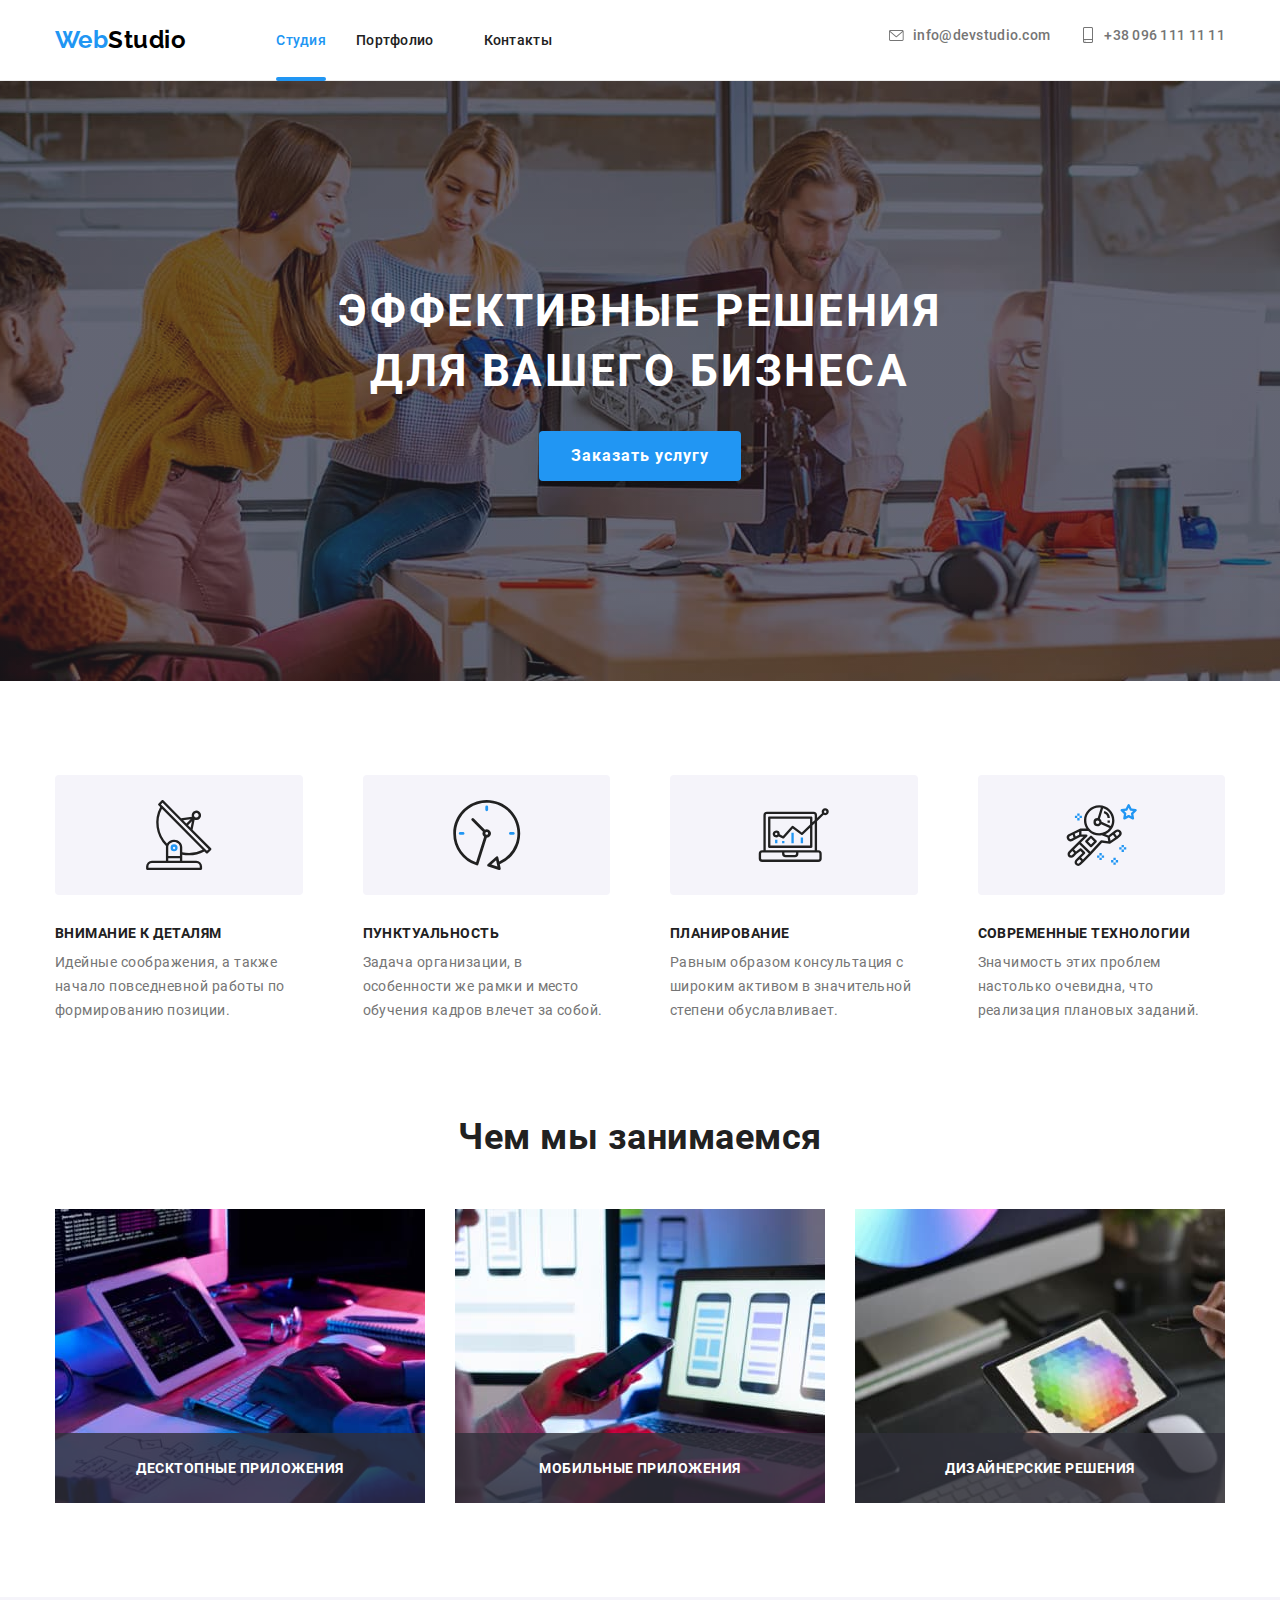
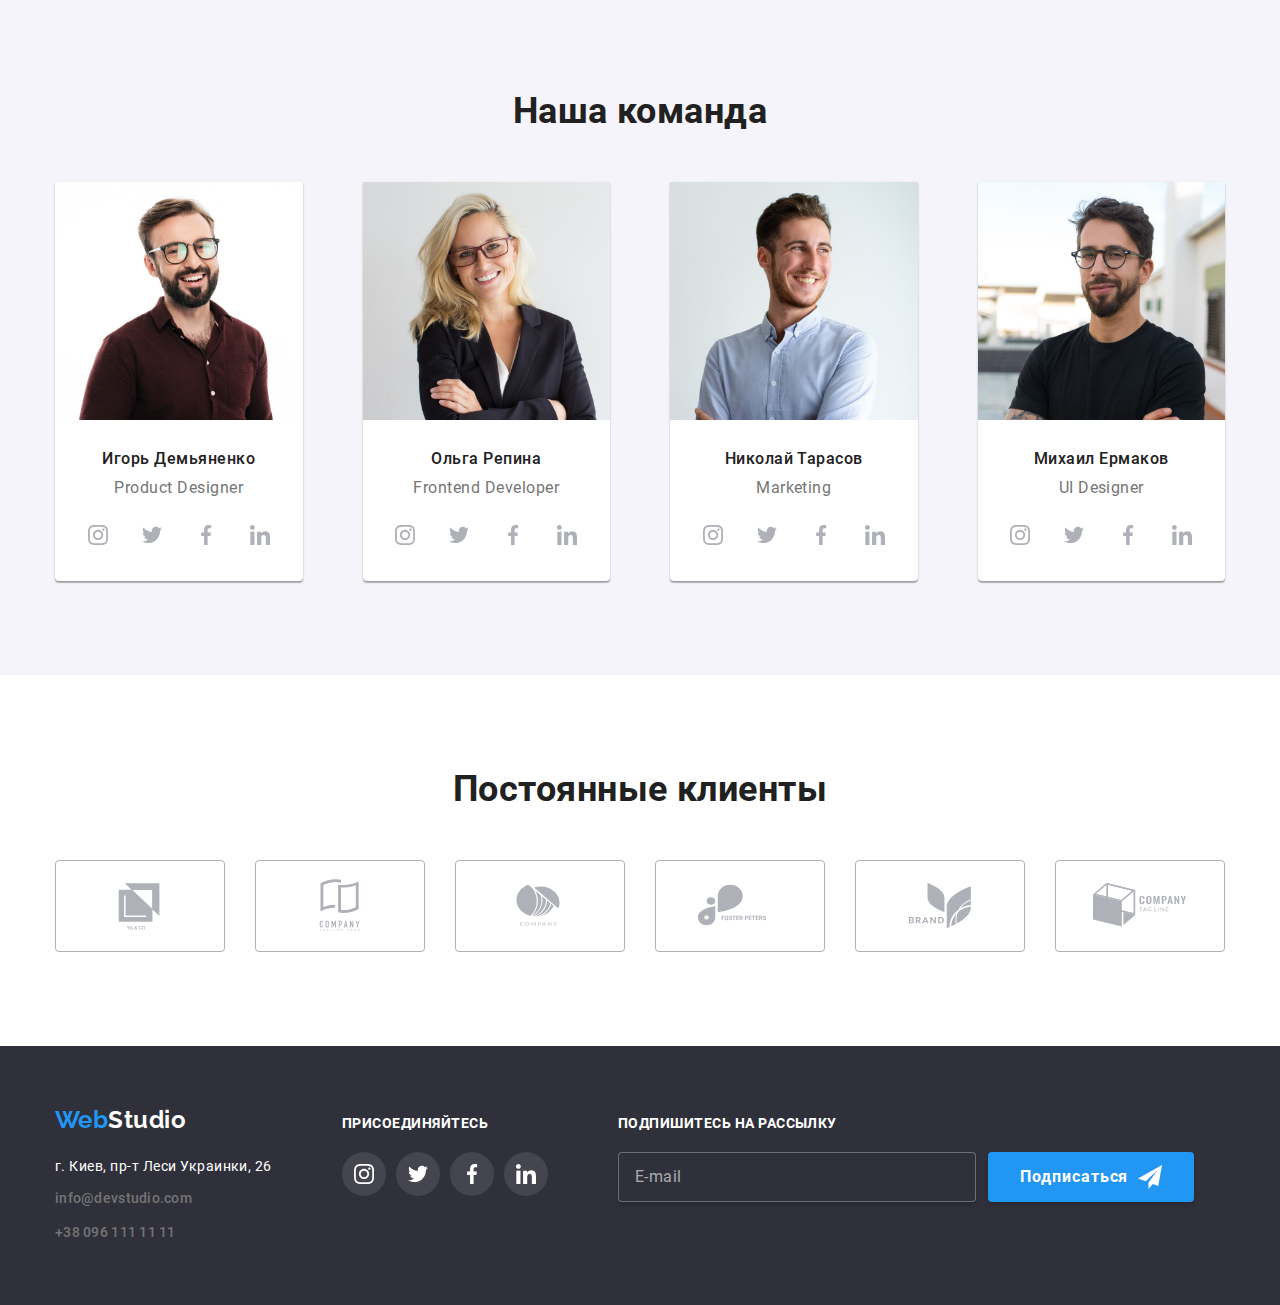
<file: index.html>
<!DOCTYPE html>
<html lang="ru">
  <head>
    <meta charset="UTF-8" />
    <meta http-equiv="X-UA-Compatible" content="IE=edge" />
    <meta name="viewport" content="width=device-width, initial-scale=1.0" />
    <link rel="icon" href="./images/icon/Studio.ico" type="image/x-icon" />
    <link rel="icon" href="./images/icon/Studio96.png" type="image/png" sizes="96x96" />
    <link rel="icon" href="./images/icon/Studio128.png" type="image/png" sizes="128x128" />
    <link rel="icon" href="./images/icon/Studio256.png" type="image/png" sizes="256x256" />
    <title lang="en">Web Studio</title>
    <link rel="stylesheet" href="./css/main.min.css" />
  </head>
  <body>
    <header class="page-header">
      <div class="container container--flex">
        <nav class="site-nav">
          <a class="site-nav__logo site-nav__logo--mrg" href="./index.html">
            <span class="site-nav__logo--accent">Web</span>Studio
          </a>
          <div class="menu-container" id="menu-container" data-menu>
            <ul class="site-nav__menu">
              <li class="menu__item">
                <a class="menu__link menu__link--active" href="./index.html">Студия</a>
              </li>
              <li class="menu__item">
                <a class="menu__link" href="./portfolio.html">Портфолио</a>
              </li>
              <li class="menu__item">
                <a class="menu__link" href="">Контакты</a>
              </li>
            </ul>
            <ul class="site-nav__menu">
              <li class="menu__item">
                <a class="menu__link menu__link--contact" href="mailto:info@devstudio.com">
                  <svg class="icon icon--page-header">
                    <use href="./images/sprite.svg#icon-envelope"></use>
                  </svg>
                  info@devstudio.com
                </a>
              </li>
              <li class="menu__item">
                <a class="menu__link menu__link--contact" href="tel:+380961111111">
                  <svg class="icon icon--page-header">
                    <use href="./images/sprite.svg#icon-smartphone"></use>
                  </svg>
                  +38 096 111 11 11
                </a>
              </li>
            </ul>
            <ul class="socials socials--hidden">
              <li class="socials__item">
                <a class="socials__link" href="https://instagram.com" target="_blank">instagram</a>
              </li>
              <li class="socials__item">
                <a class="socials__link" href="https://twitter.com" target="_blank">twitter</a>
              </li>
              <li class="socials__item">
                <a class="socials__link" href="https://facebook.com" target="_blank">facebook</a>
              </li>
              <li class="socials__item">
                <a class="socials__link" href="https://linkedin.com" target="_blank">linkedin</a>
              </li>
            </ul>
          </div>
          <button
            type="button"
            class="btn-burger"
            aria-expanded="false"
            aria-controls="menu-container"
            data-menu-button
          >
            <svg class="icon icon--burger" aria-label="Переключатель мобильного меню">
              <use class="icon--menu" href="./images/sprite.svg#icon-menu"></use>
              <use class="icon--close-bigger" href="./images/sprite.svg#icon-modal-close"></use>
            </svg>
          </button>
        </nav>
      </div>
    </header>
    <main>
      <!--Замовлення   -->
      <section class="hero">
        <div class="">
          <div class="hero__wrapper">
            <h1 class="hero__title">Эффективные решения для вашего бизнеса</h1>
            <button class="btn" type="button" data-modal-open>Заказать услугу</button>
          </div>
        </div>
      </section>
      <!-- Підіхід до роботи -->
      <section class="section">
        <div class="container">
          <h2 class="section__title visually-hidden">Подход к работе</h2>
          <ul class="benefits__list">
            <li class="benefits__item">
              <div class="icon--wrapper">
                <svg class="icon icon--benefits">
                  <use href="./images/sprite.svg#icon-antena"></use>
                </svg>
              </div>
              <h3 class="benefits__title">Внимание к деталям</h3>
              <p class="benefits__text">
                Идейные соображения, а также начало повседневной работы по формированию позиции.
              </p>
            </li>
            <li class="benefits__item">
              <div class="icon--wrapper">
                <svg class="icon icon--benefits">
                  <use href="./images/sprite.svg#icon-clock"></use>
                </svg>
              </div>
              <h3 class="benefits__title">Пунктуальность</h3>
              <p class="benefits__text">
                Задача организации, в особенности же рамки и место обучения кадров влечет за собой.
              </p>
            </li>
            <li class="benefits__item">
              <div class="icon--wrapper">
                <svg class="icon icon--benefits">
                  <use href="./images/sprite.svg#icon-diagrama"></use>
                </svg>
              </div>
              <h3 class="benefits__title">Планирование</h3>
              <p class="benefits__text">
                Равным образом консультация с широким активом в значительной степени обуславливает.
              </p>
            </li>
            <li class="benefits__item">
              <div class="icon--wrapper">
                <svg class="icon icon--benefits">
                  <use href="./images/sprite.svg#icon-astronaut"></use>
                </svg>
              </div>
              <h3 class="benefits__title">Современные технологии</h3>
              <p class="benefits__text">
                Значимость этих проблем настолько очевидна, что реализация плановых заданий.
              </p>
            </li>
          </ul>
        </div>
      </section>
      <!-- Чим замйається -->
      <section class="section section--padding-none section--none">
        <div class="container">
          <h2 class="section__title">Чем мы занимаемся</h2>
          <ul class="category">
            <li class="category__item">
              <img
                srcset="./images/box1.jpg 1x, ./images/box1@2x.jpg 2x"
                src="./images/box1.jpg"
                alt="набор на клавиатуре"
                width="370"
              />
              <h3 class="category__label">Десктопные приложения</h3>
            </li>
            <li class="category__item">
              <img
                srcset="./images/box2.jpg 1x, ./images/box2@2x.jpg 2x"
                src="./images/box2.jpg"
                alt="ноутбук и телефон в руке"
                width="370"
              />
              <h3 class="category__label">Мобильные приложения</h3>
            </li>
            <li class="category__item">
              <img
                srcset="./images/box3.jpg 1x, ./images/box3@2x.jpg 2x"
                src="./images/box3.jpg"
                alt="выбор палитры"
                width="370"
              />
              <h3 class="category__label">Дизайнерские решения</h3>
            </li>
          </ul>
        </div>
      </section>
      <!-- наша команда -->
      <section class="section section--bg-secondary">
        <div class="container">
          <h2 class="section__title">Наша команда</h2>
          <ul class="team">
            <li class="team__item">
              <img
                class="team__avatar"
                srcset="./images/img1.jpg 1x, ./images/img1@2x.jpg 2x"
                src="./images/img1.jpg"
                alt="Член команды 1"
                width="270"
              />
              <h3 class="team__name">Игорь Демьяненко</h3>
              <p class="team__post" lang="en">Product Designer</p>
              <ul class="socials">
                <li class="socials__item">
                  <a
                    class="socials__link socials__link--circle"
                    href="https://instagram.com"
                    target="_blank"
                  >
                    <svg class="icon icon--socials">
                      <use href="./images/sprite.svg#icon-instagram-1"></use>
                    </svg>
                    <span class="visually-hidden">instagram</span>
                  </a>
                </li>
                <li class="socials__item">
                  <a
                    class="socials__link socials__link--circle"
                    href="https://twitter.com"
                    target="_blank"
                  >
                    <svg class="icon icon--socials">
                      <use href="./images/sprite.svg#icon-twitter-1"></use>
                    </svg>
                    <span class="visually-hidden">twitter</span>
                  </a>
                </li>
                <li class="socials__item">
                  <a
                    class="socials__link socials__link--circle"
                    href="https://facebook.com"
                    target="_blank"
                  >
                    <svg class="icon icon--socials">
                      <use href="./images/sprite.svg#icon-facebook-1"></use>
                    </svg>
                    <span class="visually-hidden">facebook</span>
                  </a>
                </li>
                <li class="socials__item">
                  <a
                    class="socials__link socials__link--circle"
                    href="https://linkedin.com"
                    target="_blank"
                  >
                    <svg class="icon icon--socials">
                      <use href="./images/sprite.svg#icon-linkedin-1"></use>
                    </svg>
                    <span class="visually-hidden">linkedin</span>
                  </a>
                </li>
              </ul>
            </li>
            <li class="team__item">
              <img
                class="team__avatar"
                srcset="./images/img2.jpg 1x, ./images/img2@2x.jpg 2x"
                src="./images/img2.jpg"
                alt="Член команды 2"
                width="270"
              />
              <h3 class="team__name">Ольга Репина</h3>
              <p class="team__post" lang="en">Frontend Developer</p>
              <ul class="socials">
                <li class="socials__item">
                  <a
                    class="socials__link socials__link--circle"
                    href="https://instagram.com"
                    target="_blank"
                  >
                    <svg class="icon icon--socials">
                      <use href="./images/sprite.svg#icon-instagram-1"></use>
                    </svg>
                    <span class="visually-hidden">instagram</span>
                  </a>
                </li>
                <li class="socials__item">
                  <a
                    class="socials__link socials__link--circle"
                    href="https://twitter.com"
                    target="_blank"
                  >
                    <svg class="icon icon--socials">
                      <use href="./images/sprite.svg#icon-twitter-1"></use>
                    </svg>
                    <span class="visually-hidden">twitter</span>
                  </a>
                </li>
                <li class="socials__item">
                  <a
                    class="socials__link socials__link--circle"
                    href="https://facebook.com"
                    target="_blank"
                  >
                    <svg class="icon icon--socials">
                      <use href="./images/sprite.svg#icon-facebook-1"></use>
                    </svg>
                    <span class="visually-hidden">facebook</span>
                  </a>
                </li>
                <li class="socials__item">
                  <a
                    class="socials__link socials__link--circle"
                    href="https://linkedin.com"
                    target="_blank"
                  >
                    <svg class="icon icon--socials">
                      <use href="./images/sprite.svg#icon-linkedin-1"></use>
                    </svg>
                    <span class="visually-hidden">linkedin</span>
                  </a>
                </li>
              </ul>
            </li>
            <li class="team__item">
              <img
                class="team__avatar"
                srcset="./images/img3.jpg 1x, ./images/img3@2x.jpg 2x"
                src="./images/img3.jpg"
                alt="Член команды 3"
                width="270"
              />
              <h3 class="team__name">Николай Тарасов</h3>
              <p class="team__post" lang="en">Marketing</p>
              <ul class="socials">
                <li class="socials__item">
                  <a
                    class="socials__link socials__link--circle"
                    href="https://instagram.com"
                    target="_blank"
                  >
                    <svg class="icon icon--socials">
                      <use href="./images/sprite.svg#icon-instagram-1"></use>
                    </svg>
                    <span class="visually-hidden">instagram</span>
                  </a>
                </li>
                <li class="socials__item">
                  <a
                    class="socials__link socials__link--circle"
                    href="https://twitter.com"
                    target="_blank"
                  >
                    <svg class="icon icon--socials">
                      <use href="./images/sprite.svg#icon-twitter-1"></use>
                    </svg>
                    <span class="visually-hidden">twitter</span>
                  </a>
                </li>
                <li class="socials__item">
                  <a
                    class="socials__link socials__link--circle"
                    href="https://facebook.com"
                    target="_blank"
                  >
                    <svg class="icon icon--socials">
                      <use href="./images/sprite.svg#icon-facebook-1"></use>
                    </svg>
                    <span class="visually-hidden">facebook</span>
                  </a>
                </li>
                <li class="socials__item">
                  <a
                    class="socials__link socials__link--circle"
                    href="https://linkedin.com"
                    target="_blank"
                  >
                    <svg class="icon icon--socials">
                      <use href="./images/sprite.svg#icon-linkedin-1"></use>
                    </svg>
                    <span class="visually-hidden">linkedin</span>
                  </a>
                </li>
              </ul>
            </li>
            <li class="team__item">
              <img
                class="team__avatar"
                srcset="./images/img4.jpg 1x, ./images/img4@2x.jpg 2x"
                src="./images/img4.jpg"
                alt="Член команды 4"
                width="270"
              />
              <h3 class="team__name">Михаил Ермаков</h3>
              <p class="team__post" lang="en">UI Designer</p>
              <ul class="socials">
                <li class="socials__item">
                  <a
                    class="socials__link socials__link--circle"
                    href="https://instagram.com"
                    target="_blank"
                  >
                    <svg class="icon icon--socials">
                      <use href="./images/sprite.svg#icon-instagram-1"></use>
                    </svg>
                    <span class="visually-hidden">instagram</span>
                  </a>
                </li>
                <li class="socials__item">
                  <a
                    class="socials__link socials__link--circle"
                    href="https://twitter.com"
                    target="_blank"
                  >
                    <svg class="icon icon--socials">
                      <use href="./images/sprite.svg#icon-twitter-1"></use>
                    </svg>
                    <span class="visually-hidden">twitter</span>
                  </a>
                </li>
                <li class="socials__item">
                  <a
                    class="socials__link socials__link--circle"
                    href="https://facebook.com"
                    target="_blank"
                  >
                    <svg class="icon icon--socials">
                      <use href="./images/sprite.svg#icon-facebook-1"></use>
                    </svg>
                    <span class="visually-hidden">facebook</span>
                  </a>
                </li>
                <li class="socials__item">
                  <a
                    class="socials__link socials__link--circle"
                    href="https://linkedin.com"
                    target="_blank"
                  >
                    <svg class="icon icon--socials">
                      <use href="./images/sprite.svg#icon-linkedin-1"></use>
                    </svg>
                    <span class="visually-hidden">linkedin</span>
                  </a>
                </li>
              </ul>
            </li>
          </ul>
        </div>
      </section>
      <!-- Наші клієнти -->
      <section class="section">
        <div class="container">
          <h2 class="section__title">Постоянные клиенты</h2>
          <ul class="socials socials--mob">
            <li class="socials__item socials__item--mrgbig">
              <a class="socials__link socials__link--bigger" href="#" target="_blank">
                <svg class="icon icon--socials icon--bigger">
                  <use href="./images/sprite.svg#icon-yaco"></use>
                </svg>
                <span class="visually-hidden">client1</span>
              </a>
            </li>
            <li class="socials__item socials__item--mrgbig">
              <a class="socials__link socials__link--bigger" href="#" target="_blank">
                <svg class="icon icon--socials icon--bigger">
                  <use href="./images/sprite.svg#icon-tagline-here"></use>
                </svg>
                <span class="visually-hidden">client2</span>
              </a>
            </li>
            <li class="socials__item socials__item--mrgbig">
              <a class="socials__link socials__link--bigger" href="#" target="_blank">
                <svg class="icon icon--socials icon--bigger">
                  <use href="./images/sprite.svg#icon-company"></use>
                </svg>
                <span class="visually-hidden">client3</span>
              </a>
            </li>
            <li class="socials__item socials__item--mrgbig">
              <a class="socials__link socials__link--bigger" href="#" target="_blank">
                <svg class="icon icon--socials icon--bigger">
                  <use href="./images/sprite.svg#icon-fosterpeters"></use>
                </svg>
                <span class="visually-hidden">client4</span>
              </a>
            </li>
            <li class="socials__item socials__item--mrgbig">
              <a class="socials__link socials__link--bigger" href="#" target="_blank">
                <svg class="icon icon--socials icon--bigger">
                  <use href="./images/sprite.svg#icon-brand"></use>
                </svg>
                <span class="visually-hidden">client5</span>
              </a>
            </li>
            <li class="socials__item socials__item--mrgbig">
              <a class="socials__link socials__link--bigger" href="#" target="_blank">
                <svg class="icon icon--socials icon--bigger">
                  <use href="./images/sprite.svg#icon-tagline"></use>
                </svg>
                <span class="visually-hidden">client6</span>
              </a>
            </li>
          </ul>
        </div>
      </section>
    </main>
    <!-- Футер(підвал) -->
    <footer class="page-footer">
      <div class="container container--flex">
        <div class="page-footer__col">
          <a class="site-nav__logo site-nav__logo--footer" href="./index.html">
            <span class="site-nav__logo--accent">Web</span>Studio
          </a>
          <address class="page-footer__contacts">
            <p class="contacts__street">г. Киев, пр-т Леси Украинки, 26</p>
            <ul class="site-nav__menu site-nav__menu--column">
              <li class="menu__item menu__item--footer">
                <a class="menu__link menu__link--contact" href="mailto:info@devstudio.com"
                  >info@devstudio.com</a
                >
              </li>
              <li class="menu__item menu__item--footer">
                <a class="menu__link menu__link--contact" href="tel:+380961111111"
                  >+38 096 111 11 11</a
                >
              </li>
            </ul>
          </address>
        </div>
        <div class="page-footer__col">
          <p class="page-footer__label">присоединяйтесь</p>
          <ul class="socials">
            <li class="socials__item">
              <a
                class="socials__link socials__link--circle socials__link--dark"
                href="https://instagram.com"
                target="_blank"
              >
                <svg class="icon icon--socials icon--socials-inverse">
                  <use href="./images/sprite.svg#icon-instagram-1"></use>
                </svg>
                <span class="visually-hidden">instagram</span>
              </a>
            </li>
            <li class="socials__item">
              <a
                class="socials__link socials__link--circle socials__link--dark"
                href="https://twitter.com"
                target="_blank"
              >
                <svg class="icon icon--socials icon--socials-inverse">
                  <use href="./images/sprite.svg#icon-twitter-1"></use>
                </svg>
                <span class="visually-hidden">twitter</span>
              </a>
            </li>
            <li class="socials__item">
              <a
                class="socials__link socials__link--circle socials__link--dark"
                href="https://facebook.com"
                target="_blank"
              >
                <svg class="icon icon--socials icon--socials-inverse">
                  <use href="./images/sprite.svg#icon-facebook-1"></use>
                </svg>
                <span class="visually-hidden">facebook</span>
              </a>
            </li>
            <li class="socials__item">
              <a
                class="socials__link socials__link--circle socials__link--dark"
                href="https://linkedin.com"
                target="_blank"
              >
                <svg class="icon icon--socials icon--socials-inverse">
                  <use href="./images/sprite.svg#icon-linkedin-1"></use>
                </svg>
                <span class="visually-hidden">linkedin</span>
              </a>
            </li>
          </ul>
        </div>
        <div class="page-footer__col">
          <form class="subscribe-form">
            <label for="email" class="page-footer__label">Подпишитесь на рассылку</label>
            <div class="page-footer__wrapper">
              <input
                type="email"
                name="user_email"
                id="email"
                class="subscribe-form__field"
                placeholder="E-mail"
                autocomplete="off"
              />
              <button type="submit" class="btn btn--flex">
                Подписаться<svg class="icon icon--subscribe">
                  <use href="./images/sprite.svg#icon-form-send"></use>
                </svg>
              </button>
            </div>
          </form>
        </div>
      </div>
    </footer>

    <div class="backdrop is-hidden" data-modal>
      <div class="modal">
        <button class="btn-modal" data-modal-close>
          <svg class="icon icon--close">
            <use href="./images/sprite.svg#icon-modal-close"></use>
          </svg>
        </button>
        <h2 class="modal__label">Оставьте свои данные, мы вам перезвоним</h2>
        <form action="javascript:void(0);" class="form">
          <div class="form__field">
            <label class="form__label"
              >Имя
              <span class="form__inner">
                <svg class="icon icon--input" width="18" height="18">
                  <use href="./images/sprite.svg#icon-form-person"></use>
                </svg>
                <input type="text" name="user-name" class="form__input" />
              </span>
            </label>
          </div>
          <div class="form__field">
            <label class="form__label"
              >Телефон
              <span class="form__inner">
                <svg class="icon icon--input" width="18" height="18">
                  <use href="./images/sprite.svg#icon-form-phone"></use>
                </svg>
                <input type="tel" name="user-phone" class="form__input" />
              </span>
            </label>
          </div>
          <div class="form__field">
            <label class="form__label"
              >Почта
              <span class="form__inner">
                <svg class="icon icon--input" width="18" height="18">
                  <use href="./images/sprite.svg#icon-form-email"></use>
                </svg>
                <input type="email" name="user-email" class="form__input" />
              </span>
            </label>
          </div>
          <div class="form__field">
            <label class="form__label"
              >Комментарий
              <textarea
                name="user-commit"
                class="form__input form__input--bigger"
                placeholder="Введите текст"
              ></textarea>
            </label>
          </div>
          <div class="form__field">
            <label class="form__deal">
              <input
                class="form__input form__input--hidden"
                type="checkbox"
                name="rules"
                value="yes"
              />
              <svg class="icon icon--rect" width="16" height="15">
                <use href="./images/sprite.svg#icon-form-check-rect"></use>
              </svg>
              <svg class="icon icon--check" width="16" height="15">
                <use href="./images/sprite.svg#icon-form-check"></use></svg
              >Соглашаюсь с рассылкой и принимаю<a href="" class="form__link"> Условия договора</a>
            </label>
          </div>
          <button type="submit" class="btn btn--wide">Отправить</button>
        </form>
      </div>
    </div>
    <script src="./js/modal.js"></script>
    <script src="./js/menu.js"></script>
  </body>
</html>
</file>
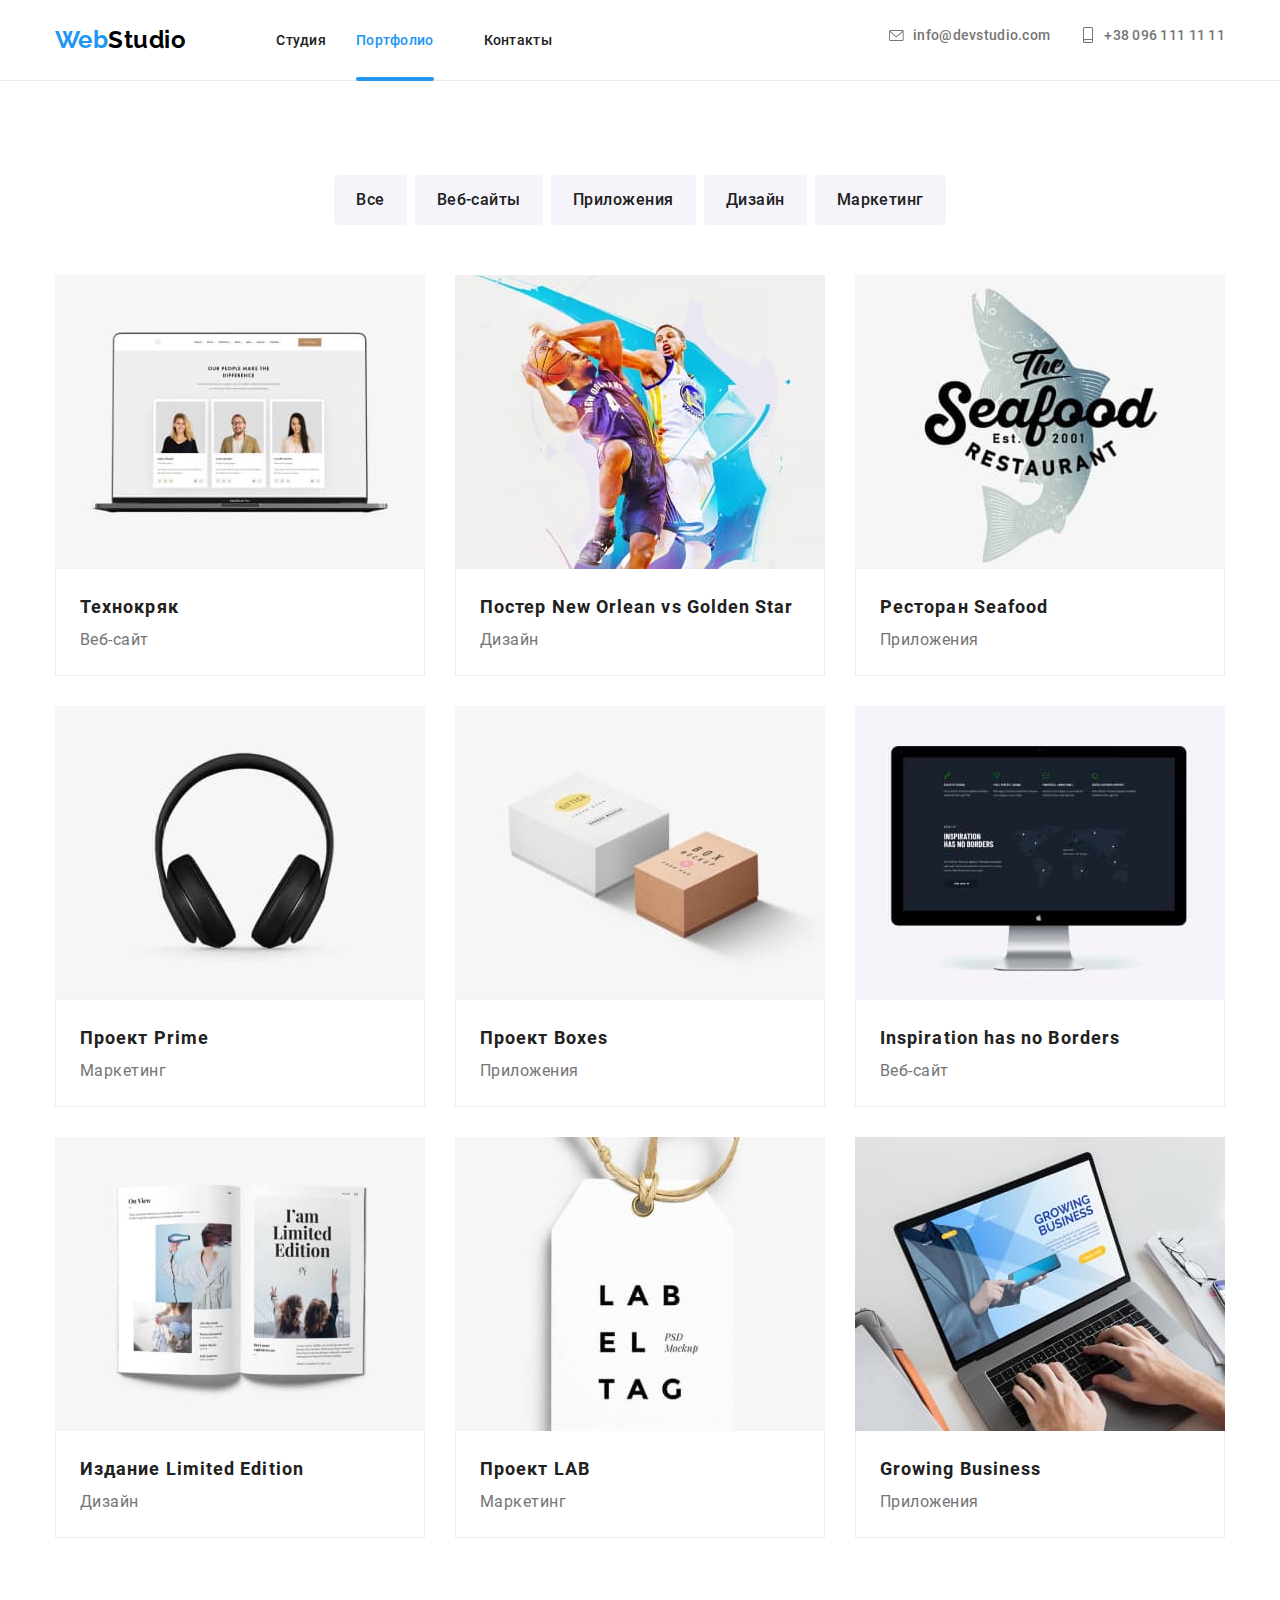
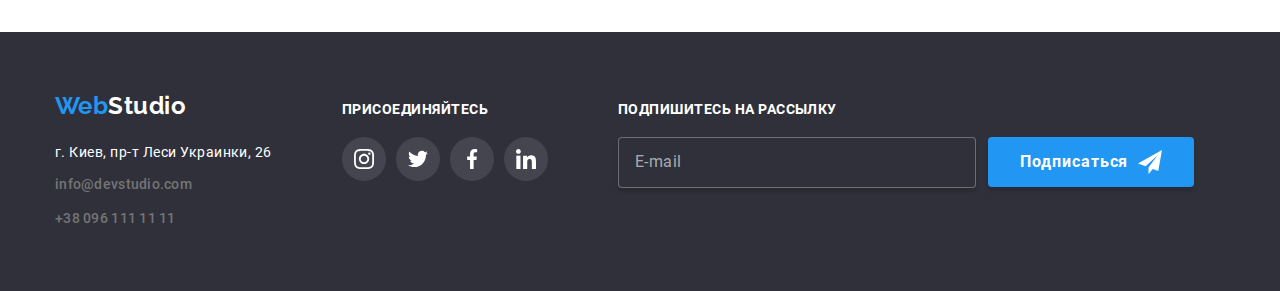
<file: portfolio.html>
<!DOCTYPE html>
<html lang="ru">
  <head>
    <meta charset="UTF-8" />
    <meta http-equiv="X-UA-Compatible" content="IE=edge" />
    <meta name="viewport" content="width=device-width, initial-scale=1.0" />
    <link rel="icon" href="./images/icon/Studio.ico" type="image/x-icon" />
    <link rel="icon" href="./images/icon/Studio96.png" type="image/png" sizes="96x96" />
    <link rel="icon" href="./images/icon/Studio128.png" type="image/png" sizes="128x128" />
    <link rel="icon" href="./images/icon/Studio256.png" type="image/png" sizes="256x256" />
    <title lang="en">Web Studio</title>
    <link rel="stylesheet" href="./css/main.min.css" />
  </head>
  <body>
    <header class="page-header">
      <div class="container container--flex">
        <nav class="site-nav">
          <a class="site-nav__logo site-nav__logo--mrg" href="./index.html">
            <span class="site-nav__logo--accent">Web</span>Studio
          </a>
          <div class="menu-container" id="menu-container" data-menu>
            <ul class="site-nav__menu">
              <li class="menu__item">
                <a class="menu__link" href="./index.html">Студия</a>
              </li>
              <li class="menu__item">
                <a class="menu__link menu__link--active" href="./portfolio.html">Портфолио</a>
              </li>
              <li class="menu__item">
                <a class="menu__link" href="">Контакты</a>
              </li>
            </ul>
            <ul class="site-nav__menu">
              <li class="menu__item">
                <a class="menu__link menu__link--contact" href="mailto:info@devstudio.com">
                  <svg class="icon icon--page-header">
                    <use href="./images/sprite.svg#icon-envelope"></use>
                  </svg>
                  info@devstudio.com
                </a>
              </li>
              <li class="menu__item">
                <a class="menu__link menu__link--contact" href="tel:+380961111111">
                  <svg class="icon icon--page-header">
                    <use href="./images/sprite.svg#icon-smartphone"></use>
                  </svg>
                  +38 096 111 11 11
                </a>
              </li>
            </ul>
            <ul class="socials socials--hidden">
              <li class="socials__item">
                <a class="socials__link" href="https://instagram.com" target="_blank">
                  <span class="">instagram</span>
                </a>
              </li>
              <li class="socials__item">
                <a class="socials__link" href="https://twitter.com" target="_blank">
                  <span class="">twitter</span>
                </a>
              </li>
              <li class="socials__item">
                <a class="socials__link" href="https://facebook.com" target="_blank">
                  <span class="">facebook</span>
                </a>
              </li>
              <li class="socials__item">
                <a class="socials__link" href="https://linkedin.com" target="_blank">
                  <span class="">linkedin</span>
                </a>
              </li>
            </ul>
          </div>
          <button
            type="button"
            class="btn-burger"
            aria-expanded="false"
            aria-controls="menu-container"
            data-menu-button
          >
            <svg class="icon icon--burger" aria-label="Переключатель мобильного меню">
              <use class="icon--menu" href="./images/sprite.svg#icon-menu"></use>
              <use class="icon--close-bigger" href="./images/sprite.svg#icon-modal-close"></use>
            </svg>
          </button>
        </nav>
      </div>
    </header>

    <main class="section">
      <div class="container">
        <h1 class="section__title visually-hidden">Примеры работ</h1>
        <ul class="btn-group">
          <li class="btn-group__item">
            <button class="btn btn--grey" type="button">Все</button>
          </li>
          <li class="btn-group__item">
            <button class="btn btn--grey" type="button">Веб-сайты</button>
          </li>
          <li class="btn-group__item">
            <button class="btn btn--grey" type="button">Приложения</button>
          </li>
          <li class="btn-group__item">
            <button class="btn btn--grey" type="button">Дизайн</button>
          </li>
          <li class="btn-group__item">
            <button class="btn btn--grey" type="button">Маркетинг</button>
          </li>
        </ul>
        <ul class="grid">
          <li class="grid__item">
            <a class="product" href="">
              <div class="product__head">
                <img
                  class="product__img"
                  srcset="./images/techno.jpg 1x, ./images/techno@2x.jpg 2x"
                  src="./images/techno.jpg"
                  alt="ноутбук"
                  width="370"
                />
                <p class="product__overlay">
                  Ресурс предлагает комплексные предложения с разным уровнем функционала и сервисов.
                  Все это позволит посетителю получить исчерпывающие сведения о компании или частном
                  лице.
                </p>
              </div>
              <div class="product__content">
                <h2 class="product__title">Технокряк</h2>
                <p class="product__subtitle">Веб-сайт</p>
              </div>
            </a>
          </li>

          <li class="grid__item">
            <a class="product" href="">
              <div class="product__head">
                <img
                  class="product__img"
                  srcset="./images/poster.jpg 1x, ./images/poster@2x.jpg 2x"
                  src="./images/poster.jpg"
                  alt="баскетболисты"
                  width="370"
                />
                <p class="product__overlay">
                  Ресурс предлагает комплексные предложения с разным уровнем функционала и сервисов.
                  Все это позволит посетителю получить исчерпывающие сведения о компании или частном
                  лице.
                </p>
              </div>
              <div class="product__content">
                <h2 class="product__title">Постер New Orlean vs Golden Star</h2>
                <p class="product__subtitle">Дизайн</p>
              </div>
            </a>
          </li>

          <li class="grid__item">
            <a class="product" href="">
              <div class="product__head">
                <img
                  class="product__img"
                  srcset="./images/seafood.jpg 1x, ./images/seafood@2x.jpg 2x"
                  src="./images/seafood.jpg"
                  alt="лого ресторану"
                  width="370"
                />
                <p class="product__overlay">
                  Ресурс предлагает комплексные предложения с разным уровнем функционала и сервисов.
                  Все это позволит посетителю получить исчерпывающие сведения о компании или частном
                  лице.
                </p>
              </div>
              <div class="product__content">
                <h2 class="product__title">Ресторан Seafood</h2>
                <p class="product__subtitle">Приложения</p>
              </div>
            </a>
          </li>

          <li class="grid__item">
            <a class="product" href="">
              <div class="product__head">
                <img
                  class="product__img"
                  srcset="./images/prime.jpg 1x, ./images/prime@2x.jpg 2x"
                  src="./images/prime.jpg"
                  alt="нуашники"
                  width="370"
                />
                <p class="product__overlay">
                  Ресурс предлагает комплексные предложения с разным уровнем функционала и сервисов.
                  Все это позволит посетителю получить исчерпывающие сведения о компании или частном
                  лице.
                </p>
              </div>
              <div class="product__content">
                <h2 class="product__title">Проект Prime</h2>
                <p class="product__subtitle">Маркетинг</p>
              </div>
            </a>
          </li>

          <li class="grid__item">
            <a class="product" href="">
              <div class="product__head">
                <img
                  class="product__img"
                  srcset="./images/boxes.jpg 1x, ./images/boxes@2x.jpg 2x"
                  src="./images/boxes.jpg"
                  alt="две коробки"
                  width="370"
                />
                <p class="product__overlay">
                  Ресурс предлагает комплексные предложения с разным уровнем функционала и сервисов.
                  Все это позволит посетителю получить исчерпывающие сведения о компании или частном
                  лице.
                </p>
              </div>
              <div class="product__content">
                <h2 class="product__title">Проект Boxes</h2>
                <p class="product__subtitle">Приложения</p>
              </div>
            </a>
          </li>

          <li class="grid__item">
            <a class="product" href="">
              <div class="product__head">
                <img
                  class="product__img"
                  srcset="./images/inspiration.jpg 1x, ./images/inspiration@2x.jpg 2x"
                  src="./images/inspiration.jpg"
                  alt="монитор"
                  width="370"
                />
                <p class="product__overlay">
                  Ресурс предлагает комплексные предложения с разным уровнем функционала и сервисов.
                  Все это позволит посетителю получить исчерпывающие сведения о компании или частном
                  лице.
                </p>
              </div>
              <div class="product__content">
                <h2 class="product__title">Inspiration has no Borders</h2>
                <p class="product__subtitle">Веб-сайт</p>
              </div>
            </a>
          </li>

          <li class="grid__item">
            <a class="product" href="">
              <div class="product__head">
                <img
                  class="product__img"
                  srcset="./images/limitededition.jpg 1x, ./images/limitededition@2x.jpg 2x"
                  src="./images/limitededition.jpg"
                  alt="журнал"
                  width="370"
                />
                <p class="product__overlay">
                  Ресурс предлагает комплексные предложения с разным уровнем функционала и сервисов.
                  Все это позволит посетителю получить исчерпывающие сведения о компании или частном
                  лице.
                </p>
              </div>
              <div class="product__content">
                <h2 class="product__title">Издание Limited Edition</h2>
                <p class="product__subtitle">Дизайн</p>
              </div>
            </a>
          </li>

          <li class="grid__item">
            <a class="product" href="">
              <div class="product__head">
                <img
                  class="product__img"
                  srcset="./images/lab.jpg 1x, ./images/lab@2x.jpg 2x"
                  src="./images/lab.jpg"
                  alt="етикетка одежды"
                  width="370"
                />
                <p class="product__overlay">
                  Ресурс предлагает комплексные предложения с разным уровнем функционала и сервисов.
                  Все это позволит посетителю получить исчерпывающие сведения о компании или частном
                  лице.
                </p>
              </div>
              <div class="product__content">
                <h2 class="product__title">Проект LAB</h2>
                <p class="product__subtitle">Маркетинг</p>
              </div>
            </a>
          </li>

          <li class="grid__item">
            <a class="product" href="">
              <div class="product__head">
                <img
                  class="product__img"
                  srcset="./images/growing.jpg 1x, ./images/growing@2x.jpg 2x"
                  src="./images/growing.jpg"
                  alt="робота за ноут"
                  width="370"
                />
                <p class="product__overlay">
                  Ресурс предлагает комплексные предложения с разным уровнем функционала и сервисов.
                  Все это позволит посетителю получить исчерпывающие сведения о компании или частном
                  лице.
                </p>
              </div>
              <div class="product__content">
                <h2 class="product__title">Growing Business</h2>
                <p class="product__subtitle">Приложения</p>
              </div>
            </a>
          </li>
        </ul>
      </div>
    </main>

    <!-- Футер(підвал) -->
    <footer class="page-footer">
      <div class="container container--flex">
        <div class="page-footer__col">
          <a class="site-nav__logo site-nav__logo--footer" href="./index.html">
            <span class="site-nav__logo--accent">Web</span>Studio
          </a>
          <address class="page-footer__contacts">
            <p class="contacts__street">г. Киев, пр-т Леси Украинки, 26</p>
            <ul class="site-nav__menu site-nav__menu--column">
              <li class="menu__item menu__item--footer">
                <a class="menu__link menu__link--contact" href="mailto:info@devstudio.com"
                  >info@devstudio.com</a
                >
              </li>
              <li class="menu__item menu__item--footer">
                <a class="menu__link menu__link--contact" href="tel:+380961111111"
                  >+38 096 111 11 11</a
                >
              </li>
            </ul>
          </address>
        </div>
        <div class="page-footer__col">
          <p class="page-footer__label">присоединяйтесь</p>
          <ul class="socials">
            <li class="socials__item">
              <a
                class="socials__link socials__link--circle socials__link--dark"
                href="https://instagram.com"
                target="_blank"
              >
                <svg class="icon icon--socials icon--socials-inverse">
                  <use href="./images/sprite.svg#icon-instagram-1"></use>
                </svg>
                <span class="visually-hidden">instagram</span>
              </a>
            </li>
            <li class="socials__item">
              <a
                class="socials__link socials__link--circle socials__link--dark"
                href="https://twitter.com"
                target="_blank"
              >
                <svg class="icon icon--socials icon--socials-inverse">
                  <use href="./images/sprite.svg#icon-twitter-1"></use>
                </svg>
                <span class="visually-hidden">twitter</span>
              </a>
            </li>
            <li class="socials__item">
              <a
                class="socials__link socials__link--circle socials__link--dark"
                href="https://facebook.com"
                target="_blank"
              >
                <svg class="icon icon--socials icon--socials-inverse">
                  <use href="./images/sprite.svg#icon-facebook-1"></use>
                </svg>
                <span class="visually-hidden">facebook</span>
              </a>
            </li>
            <li class="socials__item">
              <a
                class="socials__link socials__link--circle socials__link--dark"
                href="https://linkedin.com"
                target="_blank"
              >
                <svg class="icon icon--socials icon--socials-inverse">
                  <use href="./images/sprite.svg#icon-linkedin-1"></use>
                </svg>
                <span class="visually-hidden">linkedin</span>
              </a>
            </li>
          </ul>
        </div>
        <div class="page-footer__col">
          <form class="subscribe-form">
            <label for="email" class="page-footer__label">Подпишитесь на рассылку</label>
            <div class="page-footer__wrapper">
              <input
                type="email"
                name="user_email"
                id="email"
                class="subscribe-form__field"
                placeholder="E-mail"
                autocomplete="off"
              />
              <button type="submit" class="btn btn--flex">
                Подписаться<svg class="icon icon--subscribe">
                  <use href="./images/sprite.svg#icon-form-send"></use>
                </svg>
              </button>
            </div>
          </form>
        </div>
      </div>
    </footer>
    <script src="./js/menu.js"></script>
  </body>
</html>
</file>
<file: css/main.min.css>
*,:after,:before{box-sizing:border-box}html{-moz-tab-size:4;tab-size:4;line-height:1.15;-webkit-text-size-adjust:100%}body{margin:0;font-family:system-ui,-apple-system,"Segoe UI",Roboto,Helvetica,Arial,sans-serif,"Apple Color Emoji","Segoe UI Emoji"}hr{height:0;color:inherit}abbr[title]{text-decoration:underline dotted}b,strong{font-weight:bolder}code,kbd,pre,samp{font-family:ui-monospace,SFMono-Regular,Consolas,"Liberation Mono",Menlo,monospace;font-size:1em}small{font-size:80%}sub,sup{font-size:75%;line-height:0;position:relative;vertical-align:baseline}sub{bottom:-0.25em}sup{top:-0.5em}table{text-indent:0;border-color:inherit}button,input,optgroup,select,textarea{font-family:inherit;font-size:100%;line-height:1.15;margin:0}button,select{text-transform:none}[type=button],[type=reset],[type=submit],button{-webkit-appearance:button}::-moz-focus-inner{border-style:none;padding:0}:-moz-focusring{outline:1px dotted ButtonText}:-moz-ui-invalid{box-shadow:none}legend{padding:0}progress{vertical-align:baseline}::-webkit-inner-spin-button,::-webkit-outer-spin-button{height:auto}[type=search]{-webkit-appearance:textfield;outline-offset:-2px}::-webkit-search-decoration{-webkit-appearance:none}::-webkit-file-upload-button{-webkit-appearance:button;font:inherit}summary{display:list-item}@font-face{font-family:"Raleway";font-style:normal;font-weight:700;src:url("../fonts/raleway/raleway-v28-latin_cyrillic-700.eot");src:local(""),url("../fonts/raleway/raleway-v28-latin_cyrillic-700.eot?#iefix") format("embedded-opentype"),url("../fonts/raleway/raleway-v28-latin_cyrillic-700.woff2") format("woff2"),url("../fonts/raleway/raleway-v28-latin_cyrillic-700.woff") format("woff"),url("../fonts/raleway/raleway-v28-latin_cyrillic-700.ttf") format("truetype"),url("../fonts/raleway/raleway-v28-latin_cyrillic-700.svg#Raleway") format("svg")}@font-face{font-family:"Roboto";font-style:normal;font-weight:400;src:url("../fonts/roboto/roboto-v30-latin_cyrillic-regular.eot");src:local(""),url("../fonts/roboto/roboto-v30-latin_cyrillic-regular.eot?#iefix") format("embedded-opentype"),url("../fonts/roboto/roboto-v30-latin_cyrillic-regular.woff2") format("woff2"),url("../fonts/roboto/roboto-v30-latin_cyrillic-regular.woff") format("woff"),url("../fonts/roboto/roboto-v30-latin_cyrillic-regular.ttf") format("truetype"),url("../fonts/roboto/roboto-v30-latin_cyrillic-regular.svg#Roboto") format("svg")}@font-face{font-family:"Roboto";font-style:normal;font-weight:500;src:url("../fonts/roboto/roboto-v30-latin_cyrillic-500.eot");src:local(""),url("../fonts/roboto/roboto-v30-latin_cyrillic-500.eot?#iefix") format("embedded-opentype"),url("../fonts/roboto/roboto-v30-latin_cyrillic-500.woff2") format("woff2"),url("../fonts/roboto/roboto-v30-latin_cyrillic-500.woff") format("woff"),url("../fonts/roboto/roboto-v30-latin_cyrillic-500.ttf") format("truetype"),url("../fonts/roboto/roboto-v30-latin_cyrillic-500.svg#Roboto") format("svg")}@font-face{font-family:"Roboto";font-style:normal;font-weight:700;src:url("../fonts/roboto/roboto-v30-latin_cyrillic-700.eot");src:local(""),url("../fonts/roboto/roboto-v30-latin_cyrillic-700.eot?#iefix") format("embedded-opentype"),url("../fonts/roboto/roboto-v30-latin_cyrillic-700.woff2") format("woff2"),url("../fonts/roboto/roboto-v30-latin_cyrillic-700.woff") format("woff"),url("../fonts/roboto/roboto-v30-latin_cyrillic-700.ttf") format("truetype"),url("../fonts/roboto/roboto-v30-latin_cyrillic-700.svg#Roboto") format("svg")}@font-face{font-family:"Roboto";font-style:normal;font-weight:900;src:url("../fonts/roboto/roboto-v30-latin_cyrillic-900.eot");src:local(""),url("../fonts/roboto/roboto-v30-latin_cyrillic-900.eot?#iefix") format("embedded-opentype"),url("../fonts/roboto/roboto-v30-latin_cyrillic-900.woff2") format("woff2"),url("../fonts/roboto/roboto-v30-latin_cyrillic-900.woff") format("woff"),url("../fonts/roboto/roboto-v30-latin_cyrillic-900.ttf") format("truetype"),url("../fonts/roboto/roboto-v30-latin_cyrillic-900.svg#Roboto") format("svg")}*{border:0}h1,h2,h3,h4,h5,h6,p,ul{margin:0;padding:0}img{display:flex;width:100%;height:auto}button,input,textarea{font-family:"Roboto",sans-serif}button{cursor:pointer}a{text-decoration:none}ul{list-style:none}body{height:100%;font-family:"Roboto",sans-serif;letter-spacing:0.03em;color:rgb(33,33,33)}img{display:block;max-width:100%;height:auto}.container{margin-left:auto;margin-right:auto;padding-left:15px;padding-right:15px}@media (min-width:480px){.container{width:480px}}@media (min-width:768px){.container{width:768px}}@media (min-width:1200px){.container{width:1200px}}@media (min-width:768px){.container--flex{display:flex;flex-wrap:wrap;justify-content:center}}@media (min-width:1200px){.container--flex{align-items:baseline;flex-wrap:nowrap;justify-content:space-between}}.wrapper{overflow:hidden;min-height:100%}.visually-hidden{position:absolute;width:1px;height:1px;margin:-1px;border:0;padding:0;white-space:nowrap;clip-path:inset(100%);clip:rect(0 0 0 0);overflow:hidden}.is-hidden{opacity:0;transform:rotate(0) scale(0);pointer-events:none;visibility:hidden}.page-header{background:rgb(255,255,255);border-bottom:1px solid rgb(236,236,236)}@media (min-width:768px){.site-nav{display:flex;align-items:center;width:100%}}.site-nav__logo{display:flex;align-items:center;font-family:"Raleway",sans-serif;font-size:1.625em;line-height:1.192;color:rgb(0,0,0)}@media (min-width:768px){.site-nav__logo{margin-right:90px;font-size:1.5em}}@media (max-width:768px){.site-nav__logo{font-size:1.5em;padding:16px 0}}@media (min-width:1200px){.site-nav__logo--mrg{margin-right:90px}}.site-nav__logo--accent{color:rgb(33,150,243)}.site-nav__logo--footer{margin-right:0;margin-bottom:20px;color:rgb(255,255,255)}@media (max-width:768px){.site-nav__logo--footer{padding:0;justify-content:center;font-size:24px}}@media (min-width:768px) and (max-width:1200px){.site-nav__logo{justify-content:center}}@media (min-width:768px){.site-nav__menu{display:flex}.site-nav__menu:nth-child(2){margin-left:auto;flex-direction:column}.site-nav__menu:nth-child(2) .menu__item{margin-right:0;margin-bottom:10px}.site-nav__menu:nth-child(2) .menu__item:last-child{margin-bottom:0px}}@media (max-width:768px){.site-nav__menu:first-child{flex:1 0 auto}.site-nav__menu:nth-child(2){display:flex;flex-direction:column-reverse}}@media (min-width:1200px){.site-nav__menu{display:flex}.site-nav__menu:nth-child(2){flex-direction:row;margin-left:auto}.site-nav__menu .menu__item:first-child{margin-right:30px}}@media (min-width:1200px){.site-nav__menu :nth-child(2){flex-direction:column}}@media (max-width:768px){.site-nav__menu--column{display:flex;flex-direction:column!important;font-size:0.875em;line-height:1.7}.site-nav__menu--column .menu__item--footer:last-child{margin-bottom:60!important}}@media (max-width:1200px){.site-nav__menu--column{justify-content:center}}@media (min-width:1200px){.site-nav__menu--column.site-nav__menu{flex-direction:column}}@media (max-width:768px){.menu__item:not(:last-child){margin-bottom:32px}}@media (min-width:768px){.menu__item:not(:last-child){margin-right:50px}}@media (max-width:768px){.menu__item:first-child .menu__link--contact{font-size:24px;line-height:1.167;margin-bottom:48px}}@media (max-width:768px){.menu__item:last-child .menu__link--contact{margin-bottom:32px;font-size:24px;line-height:1.167}}@media (max-width:768px){.menu__item--footer:first-child{margin-bottom:8px}.menu__item--footer:first-child .menu__link--contact{margin-bottom:0;font-size:14px;line-height:1.714;color:rgba(255,255,255,0.6)}.menu__item--footer:first-child .menu__link--contact:hover{color:rgb(33,150,243)}.menu__item--footer:last-child{margin-bottom:0}.menu__item--footer:last-child .menu__link--contact{margin:0;font-size:14px;line-height:1.714;color:rgba(255,255,255,0.6)}.menu__item--footer:last-child .menu__link--contact:hover{color:rgb(33,150,243)}}@media (min-width:768px){.menu__item--footer>.menu__link--contact{padding:0;justify-content:center}.menu__item--footer:first-child{margin-right:0;margin-bottom:9px}}@media (min-width:1200px){.menu__item--footer{margin-right:0!important}.menu__item--footer>.menu__link--contact{padding:0;justify-content:flex-start}}.menu__link{display:block;color:rgb(33,33,33);transition:color 250ms cubic-bezier(0.4,0,0.2,1)}.menu__link:focus,.menu__link:hover{color:rgb(33,150,243)}@media (min-width:768px){.menu__link{font-size:0.875em;font-weight:500;letter-spacing:0.02em;padding:32px 0}}@media (max-width:768px){.menu__link{display:inline-block;width:100%;font-size:2.5em;line-height:1.3;letter-spacing:0.02em}}.menu__link--active{position:relative;color:rgb(33,150,243)}@media (min-width:768px){.menu__link--active:after{content:"";position:absolute;bottom:-1px;left:0;display:inline-block;width:100%;height:4px;background-color:rgb(33,150,243);border-radius:2px}}.menu__link--contact{color:rgb(117,117,117);white-space:nowrap}@media (min-width:768px){.menu__link--contact{display:flex;align-items:center;padding:0}}@media (min-width:1200px){.menu__link--contact{display:flex}}.icon--page-header{display:none}@media (min-width:768px){.icon--page-header{display:inline-flex;width:16px;height:16px;margin-right:8px;align-items:center;fill:currentColor}}.icon--benefits{width:100%;height:70px}.icon--wrapper{display:flex;align-items:center;height:120px;margin-bottom:30px;background-color:rgb(245,244,250);border-radius:4px}.icon--socials{height:20px;width:20px;fill:rgb(175,177,184);transition:fill 250ms cubic-bezier(0.4,0,0.2,1)}.icon--bigger{width:106px;height:60px}.icon--socials-inverse{fill:rgb(255,255,255)}.icon--subscribe{width:24px;height:24px;margin-left:10px}.icon--close{width:18px;height:18px;transition:fill 250ms cubic-bezier(0.4,0,0.2,1)}.icon--input{position:absolute;top:50%;left:12px;transform:translateY(-50%);transition:fill 250ms cubic-bezier(0.4,0,0.2,1)}.icon--rect{position:absolute;top:50%;transform:translateY(-50%);fill:rgb(33,33,33);transition:opacity 250ms cubic-bezier(0.4,0,0.2,1),transform 250ms cubic-bezier(0.4,0,0.2,1)}.icon--rect:focus{fill:rgb(33,150,243);transform:translateY(-50%) scale(1.2)}.icon--check{margin-right:7px;vertical-align:middle;opacity:0;transition:opacity 250ms cubic-bezier(0.4,0,0.2,1)}.icon--burger{width:40px;height:40px}.icon--burger:focus .icon--close-bigger,.icon--burger:focus .icon--menu,.icon--burger:hover .icon--close-bigger,.icon--burger:hover .icon--menu{fill:rgb(33,150,243)}@media (min-width:768px){.icon--burger{display:none}}.icon--menu{opacity:1;fill:rgb(33,33,33);transition:opacity 250ms cubic-bezier(0.4,0,0.2,1)}.icon--close-bigger{fill:rgb(33,33,33);transition:opacity 250ms cubic-bezier(0.4,0,0.2,1)}.btn-burger{display:none}@media (max-width:768px){.btn-burger{display:flex;position:absolute;top:10px;right:15px;z-index:1;padding:0;width:40px;height:40px;background-color:transparent}.btn-burger .icon--close-bigger{opacity:0}.btn-burger.is-open .icon--menu{opacity:0}.btn-burger.is-open .icon--close-bigger{opacity:1}}@media (max-width:768px){.menu-container{position:absolute;top:0;left:0;width:100%;height:100%;z-index:1;display:flex;flex-direction:column;padding:48px 40px;overflow-y:scroll;background-color:rgb(255,255,255);transform:translateY(-200%);transition:transform 250ms cubic-bezier(0.4,0,0.2,1)}.menu-container.is-open{transform:translateY(0)}}@media (min-width:768px){.menu-container{display:flex;align-items:center;flex:1 1 100%}}.hero{max-width:1600px;margin-right:auto;margin-left:auto;padding-top:200px;padding-bottom:200px;background-color:#C4C4C4;background-image:linear-gradient(45deg,rgba(47,48,58,0.4),rgba(47,48,58,0.4)),url("../images/imghero.jpg");background-size:cover;background-position:center;background-repeat:no-repeat}@media (max-width:768px){.hero{padding:118px 60px}}@media (min-device-pixel-ratio:2),(min-resolution:192dpi),(min-resolution:2dppx){.hero{background-image:linear-gradient(45deg,rgba(47,48,58,0.4),rgba(47,48,58,0.4)),url("../images/imghero@2x.jpg")}}.hero__wrapper{max-width:696px;margin-left:auto;margin-right:auto;text-align:center}.hero__title{margin-bottom:30px;font-size:2.75em;letter-spacing:0.06em;line-height:1.364;text-transform:uppercase;color:rgb(255,255,255)}@media (max-width:768px){.hero__title{font-size:1.625em;line-height:1.615}}.section{padding-top:94px;padding-bottom:94px;background-color:rgb(255,255,255)}@media (max-width:1200px){.section{padding-top:60px;padding-bottom:60px}}.section--none{display:none}@media (min-width:1200px){.section--none{display:block}}.section__title{margin-bottom:50px;font-size:2.25em;text-align:center}@media (max-width:1200px){.section__title{font-size:28px;margin-bottom:30px}}.section--padding-none{padding-top:0}.section--bg-secondary{background-color:rgb(245,244,250)}@media (min-width:768px){.benefits__list{display:flex;flex-wrap:wrap;gap:30px}}@media (min-width:1200px){.benefits__list{flex-wrap:nowrap}}@media (max-width:768px){.benefits__item:not(:last-child){margin-bottom:30px}}@media (min-width:768px){.benefits__item{flex-basis:calc(50% - 15px)}}@media (min-width:1200px){.benefits__item:not(:last-child){margin-right:30px}}.benefits__title{font-size:0.875em;margin-bottom:10px;text-transform:uppercase}@media (max-width:768px){.benefits__title{text-align:center}}.benefits__text{font-size:0.875em;line-height:1.714;color:rgb(117,117,117)}.category{display:flex}.category__item{position:relative}.category__item img{display:flex}.category__item:not(:last-child){margin-right:30px}.category__label{position:absolute;bottom:0;left:0;width:100%;height:70px;display:flex;justify-content:center;align-items:center;font-size:0.875em;text-transform:uppercase;color:rgb(255,255,255);background-color:rgba(47,48,58,0.8)}@media (min-width:768px){.team{display:flex;flex-wrap:wrap;gap:30px}}@media (min-width:1200px){.team{flex-wrap:nowrap}}.team__item{display:flex;flex-direction:column;padding-bottom:24px;align-items:center;flex-basis:calc(50% - 15px);background-color:rgb(255,255,255);border-radius:0px 0px 4px 4px;box-shadow:0px 1px 3px rgba(0,0,0,0.12),0px 1px 1px rgba(0,0,0,0.14),0px 2px 1px rgba(0,0,0,0.2)}@media (min-width:1200px){.team__item:not(:last-child){margin-right:30px}}@media (max-width:768px){.team__item:not(:last-child){margin-bottom:30px}}.team__avatar{display:flex;margin-bottom:30px}.team__name{margin-bottom:10px;font-size:1em;font-weight:500}.team__post{margin-bottom:16px;color:rgb(117,117,117)}.socials{display:flex;justify-content:center}.socials__item:not(:last-child){margin-right:10px}@media (min-width:768px){.socials__item--mrgbig{flex:1 0 30%}}@media (max-width:768px){.socials__item--mrgbig{width:210px}}@media (min-width:1200px){.socials__item--mrgbig{flex:0 1 auto}.socials__item--mrgbig:not(:last-child){margin-right:30px}}.socials__link{display:flex;justify-content:center;align-items:center;transition:background-color 250ms cubic-bezier(0.4,0,0.2,1),border-color 250ms cubic-bezier(0.4,0,0.2,1)}.socials__link--circle{width:44px;height:44px;border-radius:50%}.socials__link--circle:focus,.socials__link--circle:hover{background-color:rgb(33,150,243)}.socials__link--circle:focus .icon--socials,.socials__link--circle:hover .icon--socials{fill:rgb(255,255,255)}.socials__link--bigger{border-radius:4px;border:1px solid rgb(175,177,184);height:92px}@media (min-width:768px){.socials__link--bigger{width:226px;margin-right:0}}@media (min-width:1200px){.socials__link--bigger{width:170px;margin-right:0}}.socials__link--bigger:focus,.socials__link--bigger:hover{border-color:rgb(33,150,243)}.socials__link--bigger:focus .icon--socials,.socials__link--bigger:hover .icon--socials{fill:rgb(33,150,243)}.socials__link--dark{background-color:rgba(255,255,255,0.1)}@media (max-width:1200px){.socials--mob{flex-wrap:wrap;justify-content:center;gap:30px}.socials--mob .socials__item{margin-right:0}}@media (min-width:1200px){.socials--mob{flex-wrap:nowrap}}.page-footer{padding-top:60px;padding-bottom:60px;background-color:rgb(47,48,58)}@media (max-width:768px){.page-footer{text-align:center}}.page-footer__col{flex:0 1 100%}@media (max-width:768px){.page-footer__col:not(:last-child){margin-bottom:60px}}@media (min-width:768px) and (max-width:1200px){.page-footer__col{flex:1 1 50%;justify-content:center;text-align:center}.page-footer__col:last-child{margin-top:30px}}@media (min-width:1200px){.page-footer__col:not(:last-child){margin-right:70px;flex:1 0 auto}.page-footer__col>.socials{justify-content:flex-start}}.page-footer__contacts{font-style:normal;line-height:1.714}.page-footer__label{display:inline-block;margin-bottom:20px;font-size:0.875em;font-weight:700;color:rgb(255,255,255);text-transform:uppercase}@media (min-width:1200px){.page-footer__wrapper{display:flex}}.contacts__street{margin-bottom:8px;font-size:0.875em;color:rgb(255,255,255)}.subscribe-form__field{padding:15px 16px;color:rgb(255,255,255);background-color:rgb(47,48,58);border-radius:4px;border:1px solid rgba(255,255,255,0.3);box-shadow:0px 4px 4px rgba(0,0,0,0.15)}@media (max-width:768px){.subscribe-form__field{width:100%;margin-bottom:20px}}@media (min-width:768px) and (max-width:1200px){.subscribe-form__field{width:450px;margin-bottom:20px}}@media (min-width:1200px){.subscribe-form__field{width:358px;margin-right:12px}}.subscribe-form__field::placeholder{font-family:"Roboto";font-size:1rem;font-weight:400;line-height:1.25;letter-spacing:0.03em;color:rgba(255,255,255,0.6)}.socials--hidden{display:flex;justify-content:flex-start;font-size:1.125em}.socials--hidden .socials__link{color:rgb(117,117,117);line-height:1.2222}.socials--hidden .socials__link:hover{color:rgb(33,150,243)}.socials--hidden .socials__item:not(:last-child){padding-right:10px;border-right:1px solid rgba(33,33,33,0.2)}@media (min-width:768px){.socials--hidden{display:none}}.btn-group{display:flex;justify-content:center;margin-bottom:50px}@media (max-width:768px){.btn-group{max-width:480px;flex-wrap:wrap;justify-content:flex-start;margin-bottom:40px}.btn-group .btn-group__item{margin-bottom:10px}}@media (max-width:768px) and (max-width:768px){.btn-group .btn-group__item{margin-bottom:15px}}.btn-group__item:not(:last-child){margin-right:8px}.grid{gap:30px}@media (min-width:768px){.grid{display:flex;flex-wrap:wrap}}@media (max-width:768px){.grid__item:not(:last-child){margin-bottom:30px}}@media (min-width:768px){.grid__item{flex-basis:calc(50% - 15px)}}@media (min-width:1200px){.grid__item{flex-basis:calc(33.3333333333% - 20px)}}.product{display:flex;flex-direction:column;height:100%;transition:box-shadow 250ms cubic-bezier(0.4,0,0.2,1)}.product:focus,.product:hover{box-shadow:0px 1px 1px rgba(0,0,0,0.12),0px 4px 4px rgba(0,0,0,0.06),1px 4px 6px rgba(0,0,0,0.16)}.product:focus .product__overlay,.product:hover .product__overlay{transform:translateX(0)}.product__head{position:relative;overflow:hidden}.product__img{display:flex}.product__overlay{position:absolute;top:0;left:0;bottom:0;padding:63px 24px;transform:translateY(100%);font-size:1.125em;line-height:1.555;color:rgb(255,255,255);background-color:rgba(33,150,243,0.9);transition:transform 250ms cubic-bezier(0.4,0,0.2,1)}@media (max-width:768px){.product__overlay{overflow-y:scroll}}.product__content{flex:1 0 auto;padding:20px 24px;border-bottom:1px solid rgb(238,238,238);border-left:1px solid rgb(238,238,238);border-right:1px solid rgb(238,238,238)}.product__title{font-size:1.125em;line-height:2;letter-spacing:0.06em;color:rgb(33,33,33)}.product__subtitle{line-height:1.875;color:rgb(117,117,117)}body.modal-open{overflow:hidden}.modal{max-width:528px;max-height:581px;position:absolute;top:50%;left:50%;transform:translate(-50%,-50%) scale(1);padding:40px;background-color:rgb(255,255,255);border-radius:4px;box-shadow:0px 1px 3px rgba(0,0,0,0.12),0px 1px 1px rgba(0,0,0,0.14),0px 2px 1px rgba(0,0,0,0.2);transition:all 350ms cubic-bezier(0.4,0,0.2,1) 350ms}@media (max-width:768px){.modal{width:96%;height:96%;overflow-y:scroll}}.modal__label{margin-bottom:12px;font-size:1.25em;text-align:center}.form__field{display:flex;flex-direction:column;align-items:center;width:100%;margin-bottom:10px}.form__field:focus-within .form__input{outline:none;border-color:rgb(33,150,243)}.form__field:focus-within .icon--input{fill:rgb(33,150,243)}.form__field:nth-child(4){margin-bottom:20px}.form__label{width:100%;font-size:0.75em;letter-spacing:0.01em;color:rgb(117,117,117)}.form__inner{position:relative;display:block}.form__input{width:100%;margin-top:4px;padding:11px 12px 11px 42px;border:1px solid rgba(33,33,33,0.2);border-radius:4px;transition:border-color 250ms cubic-bezier(0.4,0,0.2,1)}.form__input::placeholder{font-family:"Roboto";font-size:0.75rem;line-height:1.17;letter-spacing:0.01em}.form__input--hidden{position:absolute;opacity:0;pointer-events:none}.form__input:checked~.icon--rect{opacity:0}.form__input:checked~.icon--check{opacity:1}.form__input:focus~.icon--rect,.form__input:hover~.icon--rect{fill:rgb(33,150,243);transform:translateY(-50%) scale(1.2)}.form__input--bigger{resize:none;height:120px;padding-left:16px}.form__deal{position:relative;font-size:0.875em;line-height:1.715;white-space:nowrap;color:rgb(117,117,117)}.form__link{text-decoration-line:underline;color:rgb(33,150,243);white-space:pre}.btn{padding-top:10px;padding-bottom:10px;padding-left:32px;padding-right:32px;height:50px;font-weight:700;letter-spacing:0.06em;line-height:1.875;color:rgb(255,255,255);background-color:rgb(33,150,243);border-radius:4px;box-shadow:0px 4px 4px rgba(0,0,0,0.15);transition:background-color 250ms cubic-bezier(0.4,0,0.2,1)}.btn:focus,.btn:hover{background-color:rgb(24,140,232)}.btn--flex{display:flex;align-items:center;justify-content:center}@media (max-width:1200px){.btn--flex{margin-right:auto;margin-left:auto}}.btn--grey{padding:6px 22px;font-weight:500;line-height:1.625;letter-spacing:0.03em;color:rgb(33,33,33);background-color:rgb(245,244,250);box-shadow:none;transition:background-color 250ms cubic-bezier(0.4,0,0.2,1),color 250ms cubic-bezier(0.4,0,0.2,1),box-shadow 250ms cubic-bezier(0.4,0,0.2,1)}.btn--grey:focus,.btn--grey:hover{color:rgb(255,255,255);background-color:rgb(33,150,243);box-shadow:0px 3px 1px rgba(0,0,0,0.1),0px 1px 2px rgba(0,0,0,0.08),0px 2px 2px rgba(0,0,0,0.12)}.btn--wide{display:block;width:200px;margin-top:30px;margin-right:auto;margin-left:auto}.btn-modal{position:absolute;top:8px;right:8px;width:30px;height:30px;display:flex;justify-content:center;align-items:center;padding:0;background-color:rgb(255,255,255);border:1px solid rgba(0,0,0,0.1);border-radius:50%}.btn-modal:focus .icon--close,.btn-modal:hover .icon--close{fill:rgb(33,150,243)}.backdrop{position:fixed;top:0;left:0;z-index:10;width:100%;height:100%;background-color:rgba(0,0,0,0.2);opacity:1;transform:rotate(360deg) scale(1);transition:all 350ms cubic-bezier(0.4,0,0.2,1)}.backdrop.is-hidden .modal{transform:translate(-50%,-50%) scale(0)}
/*# sourceMappingURL=main.min.css.map */
</file>
